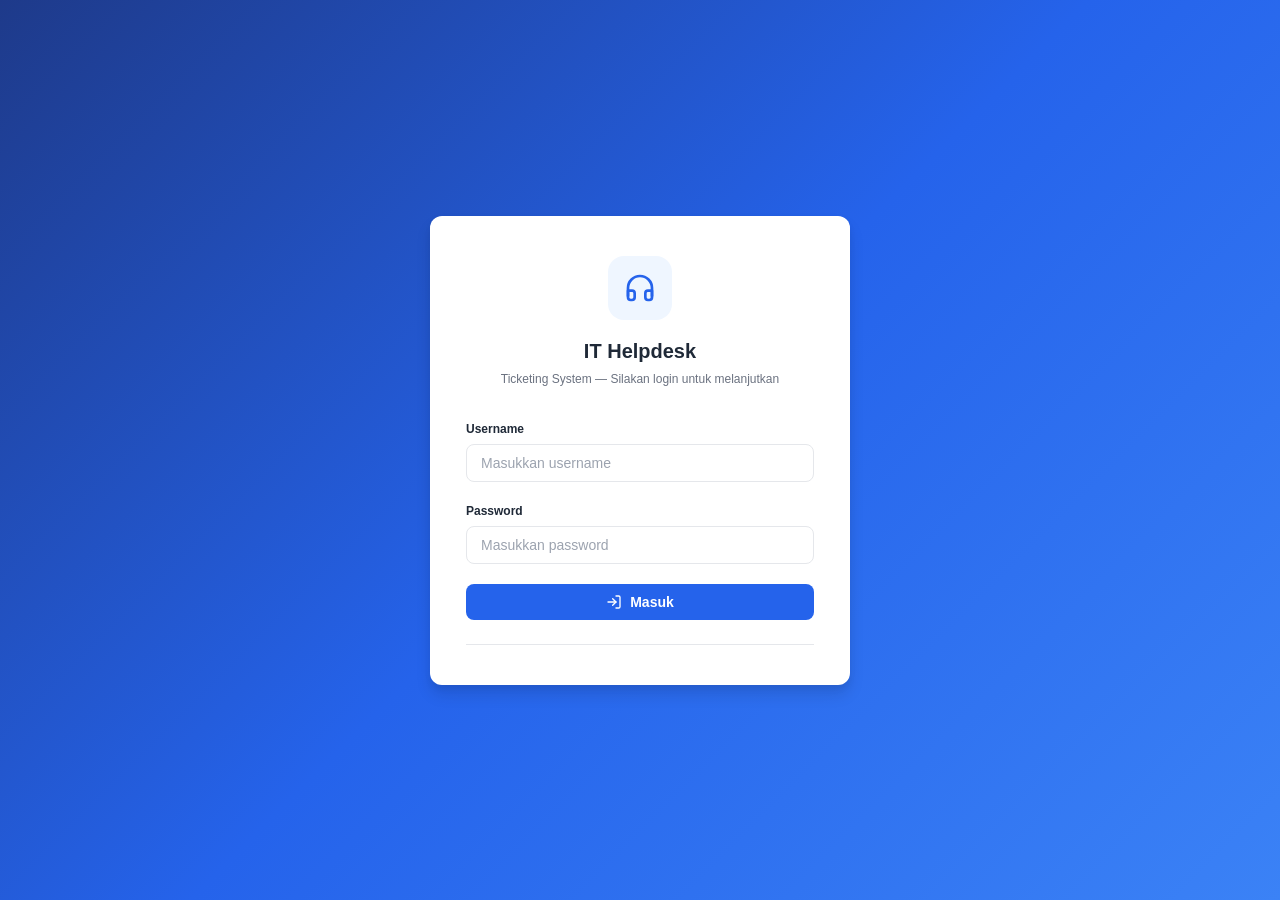
<file: index.html>
<!DOCTYPE html>
<html lang="id">
<head>
  <meta charset="UTF-8" />
  <meta name="viewport" content="width=device-width, initial-scale=1.0" />
  <title>Login — IT Helpdesk & Ticketing System</title>
  <link rel="stylesheet" href="css/style.css" />
</head>
<body class="login-page">

  <!-- ============================================================
       CARD LOGIN
       ============================================================ -->
  <div class="login-card">

    <!-- Header: logo dan judul -->
    <div class="login-header">
      <div class="login-logo">
        <!-- Ikon headset / support (SVG inline) -->
        <svg viewBox="0 0 24 24" aria-hidden="true">
          <path d="M3 18v-6a9 9 0 0 1 18 0v6" />
          <path d="M21 19a2 2 0 0 1-2 2h-1a2 2 0 0 1-2-2v-3
                   a2 2 0 0 1 2-2h3zM3 19a2 2 0 0 0 2 2h1
                   a2 2 0 0 0 2-2v-3a2 2 0 0 0-2-2H3z" />
        </svg>
      </div>
      <h1 class="login-title">IT Helpdesk</h1>
      <p class="login-subtitle">Ticketing System &mdash; Silakan login untuk melanjutkan</p>
    </div>

    <!-- Pesan error (tersembunyi secara default) -->
    <div id="error-message" class="error-message" role="alert">
      <!-- Ikon peringatan -->
      <svg width="16" height="16" viewBox="0 0 24 24" fill="none"
           stroke="currentColor" stroke-width="2"
           stroke-linecap="round" stroke-linejoin="round"
           aria-hidden="true">
        <circle cx="12" cy="12" r="10" />
        <line x1="12" y1="8" x2="12" y2="12" />
        <line x1="12" y1="16" x2="12.01" y2="16" />
      </svg>
      <span id="error-text"></span>
    </div>

    <!-- Form Login -->
    <form id="login-form" novalidate>

      <!-- Username -->
      <div class="form-group">
        <label class="form-label" for="input-username">Username</label>
        <input
          id="input-username"
          class="form-input"
          type="text"
          placeholder="Masukkan username"
          autocomplete="username"
          required
        />
      </div>

      <!-- Password -->
      <div class="form-group">
        <label class="form-label" for="input-password">Password</label>
        <input
          id="input-password"
          class="form-input"
          type="password"
          placeholder="Masukkan password"
          autocomplete="current-password"
          required
        />
      </div>

      <!-- Tombol Login -->
      <button type="submit" class="btn btn-primary">
        <!-- Ikon login -->
        <svg width="16" height="16" viewBox="0 0 24 24" fill="none"
             stroke="currentColor" stroke-width="2"
             stroke-linecap="round" stroke-linejoin="round"
             aria-hidden="true">
          <path d="M15 3h4a2 2 0 0 1 2 2v14a2 2 0 0 1-2 2h-4" />
          <polyline points="10 17 15 12 10 7" />
          <line x1="15" y1="12" x2="3" y2="12" />
        </svg>
        Masuk
      </button>

    </form>

    <!-- Divider -->
    <hr class="login-divider" />
    
  </div><!-- /.login-card -->

  <!-- ============================================================
       SCRIPT
       utils.js dimuat lebih dulu karena auth.js bergantung padanya
       ============================================================ -->
  <script src="js/utils.js"></script>
  <script src="js/auth.js"></script>

</body>
</html>
</file>
<file: css/style.css>
/* ============================================================
   style.css
   Stylesheet global — digunakan oleh seluruh halaman
   ============================================================ */

/* ------------------------------------------------------------
   RESET & BASE
   ------------------------------------------------------------ */
*, *::before, *::after {
  box-sizing: border-box;
  margin: 0;
  padding: 0;
}

:root {
  /* Palet warna utama */
  --color-primary:       #2563eb;   /* Biru utama */
  --color-primary-dark:  #1d4ed8;   /* Biru gelap (hover) */
  --color-primary-light: #eff6ff;   /* Biru sangat muda (background aksen) */

  /* Warna status tiket */
  --color-open:          #f59e0b;   /* Kuning — Open */
  --color-inprogress:    #3b82f6;   /* Biru — In Progress */
  --color-resolved:      #10b981;   /* Hijau — Resolved */
  --color-closed:        #6b7280;   /* Abu — Closed */

  /* Warna prioritas */
  --color-high:          #ef4444;   /* Merah — High */
  --color-medium:        #f59e0b;   /* Kuning — Medium */
  --color-low:           #10b981;   /* Hijau — Low */

  /* Warna teks */
  --color-text:          #1f2937;
  --color-text-muted:    #6b7280;
  --color-text-light:    #9ca3af;

  /* Warna latar */
  --color-bg:            #f3f4f6;
  --color-surface:       #ffffff;
  --color-border:        #e5e7eb;

  /* Warna error */
  --color-error:         #ef4444;
  --color-error-bg:      #fef2f2;
  --color-error-border:  #fecaca;

  /* Warna sukses */
  --color-success:       #10b981;
  --color-success-bg:    #ecfdf5;

  /* Tipografi */
  --font-family:         'Segoe UI', Tahoma, Geneva, Verdana, sans-serif;
  --font-size-base:      14px;
  --font-size-sm:        12px;
  --font-size-lg:        16px;
  --font-size-xl:        20px;
  --font-size-2xl:       24px;

  /* Ukuran & jarak */
  --border-radius:       8px;
  --border-radius-sm:    4px;
  --border-radius-lg:    12px;
  --shadow:              0 1px 3px rgba(0, 0, 0, 0.1), 0 1px 2px rgba(0, 0, 0, 0.06);
  --shadow-md:           0 4px 6px rgba(0, 0, 0, 0.07), 0 2px 4px rgba(0, 0, 0, 0.06);
  --shadow-lg:           0 10px 15px rgba(0, 0, 0, 0.1), 0 4px 6px rgba(0, 0, 0, 0.05);
}

html, body {
  height: 100%;
}

body {
  font-family: var(--font-family);
  font-size: var(--font-size-base);
  color: var(--color-text);
  background-color: var(--color-bg);
  line-height: 1.5;
  -webkit-font-smoothing: antialiased;
}

/* ------------------------------------------------------------
   HALAMAN LOGIN
   ------------------------------------------------------------ */
.login-page {
  min-height: 100vh;
  display: flex;
  align-items: center;
  justify-content: center;
  background: linear-gradient(135deg, #1e3a8a 0%, #2563eb 50%, #3b82f6 100%);
  padding: 24px;
}

/* Card utama login */
.login-card {
  background-color: var(--color-surface);
  border-radius: var(--border-radius-lg);
  box-shadow: var(--shadow-lg);
  width: 100%;
  max-width: 420px;
  padding: 40px 36px;
}

/* Header dalam card login */
.login-header {
  text-align: center;
  margin-bottom: 32px;
}

.login-logo {
  display: inline-flex;
  align-items: center;
  justify-content: center;
  width: 64px;
  height: 64px;
  background-color: var(--color-primary-light);
  border-radius: 16px;
  margin-bottom: 16px;
}

.login-logo svg {
  width: 32px;
  height: 32px;
  color: var(--color-primary);
  fill: none;
  stroke: var(--color-primary);
  stroke-width: 2;
  stroke-linecap: round;
  stroke-linejoin: round;
}

.login-title {
  font-size: var(--font-size-xl);
  font-weight: 700;
  color: var(--color-text);
  margin-bottom: 4px;
}

.login-subtitle {
  font-size: var(--font-size-sm);
  color: var(--color-text-muted);
}

/* Form group (label + input) */
.form-group {
  margin-bottom: 20px;
}

.form-label {
  display: block;
  font-size: var(--font-size-sm);
  font-weight: 600;
  color: var(--color-text);
  margin-bottom: 6px;
}

.form-input {
  width: 100%;
  padding: 10px 14px;
  font-size: var(--font-size-base);
  font-family: var(--font-family);
  color: var(--color-text);
  background-color: var(--color-surface);
  border: 1.5px solid var(--color-border);
  border-radius: var(--border-radius);
  outline: none;
  transition: border-color 0.2s, box-shadow 0.2s;
}

.form-input:focus {
  border-color: var(--color-primary);
  box-shadow: 0 0 0 3px rgba(37, 99, 235, 0.12);
}

.form-input::placeholder {
  color: var(--color-text-light);
}

/* Pesan error */
.error-message {
  display: none;
  align-items: center;
  gap: 8px;
  background-color: var(--color-error-bg);
  border: 1px solid var(--color-error-border);
  color: var(--color-error);
  border-radius: var(--border-radius);
  padding: 10px 14px;
  font-size: var(--font-size-sm);
  margin-bottom: 20px;
}

.error-message.visible {
  display: flex;
}

/* Tombol Login */
.btn {
  display: inline-flex;
  align-items: center;
  justify-content: center;
  gap: 8px;
  padding: 10px 20px;
  font-size: var(--font-size-base);
  font-family: var(--font-family);
  font-weight: 600;
  border: none;
  border-radius: var(--border-radius);
  cursor: pointer;
  text-decoration: none;
  transition: background-color 0.2s, transform 0.1s, box-shadow 0.2s;
}

.btn:active {
  transform: scale(0.98);
}

.btn-primary {
  background-color: var(--color-primary);
  color: #ffffff;
  width: 100%;
}

.btn-primary:hover {
  background-color: var(--color-primary-dark);
  box-shadow: var(--shadow-md);
}

/* Info akun demo di bawah card */
.login-demo-info {
  margin-top: 24px;
  padding: 16px;
  background-color: var(--color-primary-light);
  border-radius: var(--border-radius);
  border: 1px solid #bfdbfe;
}

.login-demo-info p {
  font-size: var(--font-size-sm);
  font-weight: 600;
  color: var(--color-primary);
  margin-bottom: 8px;
}

.login-demo-info ul {
  list-style: none;
  padding: 0;
}

.login-demo-info ul li {
  font-size: var(--font-size-sm);
  color: var(--color-text-muted);
  padding: 2px 0;
}

.login-demo-info ul li span {
  font-weight: 600;
  color: var(--color-text);
  font-family: 'Courier New', Courier, monospace;
}

/* Divider di antara form dan info demo */
.login-divider {
  border: none;
  border-top: 1px solid var(--color-border);
  margin: 24px 0 0;
}

/* ------------------------------------------------------------
   UTILITY CLASSES
   Kelas-kelas ini dapat digunakan di seluruh halaman lain
   ------------------------------------------------------------ */

/* Teks */
.text-muted   { color: var(--color-text-muted); }
.text-small   { font-size: var(--font-size-sm); }
.text-center  { text-align: center; }
.font-bold    { font-weight: 700; }
.font-semibold { font-weight: 600; }

/* Spacing */
.mt-8  { margin-top: 8px; }
.mt-16 { margin-top: 16px; }
.mt-24 { margin-top: 24px; }
.mb-8  { margin-bottom: 8px; }
.mb-16 { margin-bottom: 16px; }

/* Badge status tiket */
.badge {
  display: inline-block;
  padding: 2px 10px;
  border-radius: 999px;
  font-size: var(--font-size-sm);
  font-weight: 600;
}

.badge-open        { background-color: #fef3c7; color: #92400e; }
.badge-inprogress  { background-color: #dbeafe; color: #1e40af; }
.badge-resolved    { background-color: #d1fae5; color: #065f46; }
.badge-closed      { background-color: #f3f4f6; color: #374151; }

/* Badge prioritas */
.badge-high   { background-color: #fee2e2; color: #991b1b; }
.badge-medium { background-color: #fef3c7; color: #92400e; }
.badge-low    { background-color: #d1fae5; color: #065f46; }
</file>
<file: css/dashboard.css>
/* ============================================================
   dashboard.css
   Styling untuk semua halaman dashboard (User & Admin)
   Menggunakan CSS variables yang sudah didefinisikan di style.css
   ============================================================ */

/* ------------------------------------------------------------
   LAYOUT UTAMA
   Terdiri dari: sidebar (kiri) + main content (kanan)
   ------------------------------------------------------------ */
.dashboard-layout {
  display: flex;
  min-height: 100vh;
}

/* ------------------------------------------------------------
   SIDEBAR
   ------------------------------------------------------------ */
.sidebar {
  width: 240px;
  min-width: 240px;           /* Lebar tetap, tidak menyusut */
  background-color: #1e293b;  /* Biru gelap/navy */
  color: #f1f5f9;
  display: flex;
  flex-direction: column;
  position: fixed;            /* Sidebar tetap di kiri saat scroll */
  top: 0;
  left: 0;
  height: 100vh;
  z-index: 100;
}

/* Logo & nama aplikasi di atas sidebar */
.sidebar-brand {
  display: flex;
  align-items: center;
  gap: 12px;
  padding: 20px 20px 16px;
  border-bottom: 1px solid #334155;
}

.sidebar-brand-icon {
  display: flex;
  align-items: center;
  justify-content: center;
  width: 36px;
  height: 36px;
  background-color: var(--color-primary);
  border-radius: 8px;
  flex-shrink: 0;
}

.sidebar-brand-icon svg {
  width: 20px;
  height: 20px;
  stroke: #ffffff;
  fill: none;
  stroke-width: 2;
  stroke-linecap: round;
  stroke-linejoin: round;
}

.sidebar-brand-text {
  display: flex;
  flex-direction: column;
}

.sidebar-brand-name {
  font-size: 14px;
  font-weight: 700;
  color: #f8fafc;
  line-height: 1.2;
}

.sidebar-brand-sub {
  font-size: 11px;
  color: #94a3b8;
  line-height: 1.2;
}

/* Info user yang login */
.sidebar-user {
  padding: 16px 20px;
  border-bottom: 1px solid #334155;
}

.sidebar-user-name {
  font-size: 13px;
  font-weight: 600;
  color: #f1f5f9;
  white-space: nowrap;
  overflow: hidden;
  text-overflow: ellipsis;
}

.sidebar-user-role {
  display: inline-block;
  margin-top: 4px;
  font-size: 11px;
  font-weight: 600;
  padding: 2px 8px;
  border-radius: 999px;
  background-color: #0ea5e9;
  color: #ffffff;
  text-transform: uppercase;
  letter-spacing: 0.05em;
}

.sidebar-user-role.role-admin {
  background-color: #8b5cf6; /* Ungu untuk Admin */
}

/* Daftar menu navigasi */
.sidebar-nav {
  flex: 1;
  padding: 12px 0;
  overflow-y: auto;
}

.nav-label {
  padding: 8px 20px 4px;
  font-size: 10px;
  font-weight: 700;
  color: #64748b;
  text-transform: uppercase;
  letter-spacing: 0.08em;
}

.nav-item {
  display: flex;
  align-items: center;
  gap: 10px;
  padding: 9px 20px;
  font-size: 13px;
  font-weight: 500;
  color: #94a3b8;
  text-decoration: none;
  border-radius: 0;
  transition: background-color 0.15s, color 0.15s;
  cursor: pointer;
  border: none;
  background: none;
  width: 100%;
  text-align: left;
}

.nav-item:hover {
  background-color: #334155;
  color: #f1f5f9;
}

/* Kelas aktif: halaman yang sedang dibuka */
.nav-item.active {
  background-color: #2563eb;
  color: #ffffff;
}

.nav-item svg {
  width: 17px;
  height: 17px;
  flex-shrink: 0;
  stroke: currentColor;
  fill: none;
  stroke-width: 2;
  stroke-linecap: round;
  stroke-linejoin: round;
}

/* Tombol logout di bagian bawah sidebar */
.sidebar-footer {
  padding: 12px 0;
  border-top: 1px solid #334155;
}

.btn-logout {
  display: flex;
  align-items: center;
  gap: 10px;
  width: 100%;
  padding: 9px 20px;
  font-size: 13px;
  font-weight: 500;
  font-family: var(--font-family);
  color: #f87171;           /* Merah muda untuk logout */
  background: none;
  border: none;
  cursor: pointer;
  text-align: left;
  transition: background-color 0.15s, color 0.15s;
}

.btn-logout:hover {
  background-color: #334155;
  color: #fca5a5;
}

.btn-logout svg {
  width: 17px;
  height: 17px;
  flex-shrink: 0;
  stroke: currentColor;
  fill: none;
  stroke-width: 2;
  stroke-linecap: round;
  stroke-linejoin: round;
}

/* ------------------------------------------------------------
   MAIN CONTENT
   Area utama di sebelah kanan sidebar
   ------------------------------------------------------------ */
.main-content {
  flex: 1;
  margin-left: 240px;         /* Sama dengan lebar sidebar */
  display: flex;
  flex-direction: column;
  min-height: 100vh;
  background-color: var(--color-bg);
}

/* Topbar: judul halaman di bagian atas konten */
.topbar {
  background-color: var(--color-surface);
  border-bottom: 1px solid var(--color-border);
  padding: 16px 28px;
  display: flex;
  align-items: center;
  justify-content: space-between;
  position: sticky;
  top: 0;
  z-index: 50;
  box-shadow: var(--shadow);
}

.topbar-title {
  font-size: var(--font-size-lg);
  font-weight: 700;
  color: var(--color-text);
}

.topbar-subtitle {
  font-size: var(--font-size-sm);
  color: var(--color-text-muted);
  margin-top: 1px;
}

/* Konten halaman (padding dalam main area) */
.page-content {
  padding: 28px;
  flex: 1;
}

/* ------------------------------------------------------------
   SECTION HEADER
   Judul dan deskripsi di dalam setiap section
   ------------------------------------------------------------ */
.section-header {
  margin-bottom: 20px;
}

.section-title {
  font-size: var(--font-size-lg);
  font-weight: 700;
  color: var(--color-text);
  margin-bottom: 4px;
}

.section-desc {
  font-size: var(--font-size-sm);
  color: var(--color-text-muted);
}

/* ------------------------------------------------------------
   STAT CARDS
   Card ringkasan angka statistik tiket
   ------------------------------------------------------------ */
.stat-cards {
  display: grid;
  grid-template-columns: repeat(auto-fit, minmax(180px, 1fr));
  gap: 16px;
  margin-bottom: 32px;
}

.stat-card {
  background-color: var(--color-surface);
  border-radius: var(--border-radius-lg);
  padding: 20px 24px;
  box-shadow: var(--shadow);
  display: flex;
  align-items: center;
  gap: 16px;
  border-left: 4px solid transparent;
  transition: box-shadow 0.2s, transform 0.2s;
}

.stat-card:hover {
  box-shadow: var(--shadow-md);
  transform: translateY(-2px);
}

/* Warna border kiri sesuai jenis statistik */
.stat-card.total      { border-left-color: var(--color-primary); }
.stat-card.open       { border-left-color: var(--color-open); }
.stat-card.inprogress { border-left-color: var(--color-inprogress); }
.stat-card.resolved   { border-left-color: var(--color-resolved); }
.stat-card.closed     { border-left-color: var(--color-closed); }

/* Ikon dalam stat card */
.stat-icon {
  display: flex;
  align-items: center;
  justify-content: center;
  width: 44px;
  height: 44px;
  border-radius: 10px;
  flex-shrink: 0;
}

.stat-icon svg {
  width: 22px;
  height: 22px;
  stroke: currentColor;
  fill: none;
  stroke-width: 2;
  stroke-linecap: round;
  stroke-linejoin: round;
}

.stat-card.total      .stat-icon { background-color: #eff6ff; color: var(--color-primary); }
.stat-card.open       .stat-icon { background-color: #fef3c7; color: #d97706; }
.stat-card.inprogress .stat-icon { background-color: #dbeafe; color: #2563eb; }
.stat-card.resolved   .stat-icon { background-color: #d1fae5; color: #059669; }
.stat-card.closed     .stat-icon { background-color: #f3f4f6; color: #6b7280; }

.stat-info {
  display: flex;
  flex-direction: column;
}

.stat-number {
  font-size: 28px;
  font-weight: 700;
  color: var(--color-text);
  line-height: 1;
}

.stat-label {
  font-size: var(--font-size-sm);
  color: var(--color-text-muted);
  margin-top: 4px;
}

/* ------------------------------------------------------------
   EMPTY STATE
   Tampilan saat data kosong
   ------------------------------------------------------------ */
.empty-state {
  display: flex;
  flex-direction: column;
  align-items: center;
  justify-content: center;
  padding: 60px 24px;
  text-align: center;
  background-color: var(--color-surface);
  border-radius: var(--border-radius-lg);
  box-shadow: var(--shadow);
}

.empty-state svg {
  width: 56px;
  height: 56px;
  stroke: #d1d5db;
  fill: none;
  stroke-width: 1.5;
  stroke-linecap: round;
  stroke-linejoin: round;
  margin-bottom: 16px;
}

.empty-state-title {
  font-size: var(--font-size-lg);
  font-weight: 600;
  color: var(--color-text);
  margin-bottom: 6px;
}

.empty-state-desc {
  font-size: var(--font-size-sm);
  color: var(--color-text-muted);
  max-width: 320px;
  line-height: 1.6;
}

/* Tombol CTA di bawah empty state */
.empty-state .btn {
  margin-top: 20px;
  width: auto;
  padding: 10px 24px;
}

/* ------------------------------------------------------------
   WELCOME BANNER
   Sambutan di bagian atas dashboard
   ------------------------------------------------------------ */
.welcome-banner {
  background: linear-gradient(135deg, #1e40af 0%, #2563eb 100%);
  border-radius: var(--border-radius-lg);
  padding: 24px 28px;
  margin-bottom: 28px;
  color: #ffffff;
  display: flex;
  align-items: center;
  justify-content: space-between;
  gap: 16px;
}

.welcome-text h2 {
  font-size: var(--font-size-xl);
  font-weight: 700;
  margin-bottom: 4px;
}

.welcome-text p {
  font-size: var(--font-size-sm);
  color: #bfdbfe;
}

.welcome-banner .btn-cta {
  display: inline-flex;
  align-items: center;
  gap: 8px;
  padding: 10px 20px;
  background-color: #ffffff;
  color: var(--color-primary);
  border: none;
  border-radius: var(--border-radius);
  font-size: var(--font-size-sm);
  font-weight: 700;
  font-family: var(--font-family);
  cursor: pointer;
  text-decoration: none;
  white-space: nowrap;
  transition: background-color 0.2s, transform 0.1s;
}

.welcome-banner .btn-cta:hover {
  background-color: #eff6ff;
}

.welcome-banner .btn-cta svg {
  width: 15px;
  height: 15px;
  stroke: currentColor;
  fill: none;
  stroke-width: 2.5;
  stroke-linecap: round;
  stroke-linejoin: round;
}

/* ------------------------------------------------------------
   QUICK INFO CARD
   Card informasi tambahan di bawah stat cards
   ------------------------------------------------------------ */
.info-card {
  background-color: var(--color-surface);
  border-radius: var(--border-radius-lg);
  padding: 20px 24px;
  box-shadow: var(--shadow);
  margin-bottom: 20px;
}

.info-card-header {
  display: flex;
  align-items: center;
  gap: 10px;
  margin-bottom: 16px;
  padding-bottom: 12px;
  border-bottom: 1px solid var(--color-border);
}

.info-card-header svg {
  width: 18px;
  height: 18px;
  stroke: var(--color-primary);
  fill: none;
  stroke-width: 2;
  stroke-linecap: round;
  stroke-linejoin: round;
}

.info-card-title {
  font-size: var(--font-size-base);
  font-weight: 700;
  color: var(--color-text);
}

/* Daftar item di dalam info card */
.info-list {
  list-style: none;
  padding: 0;
  display: flex;
  flex-direction: column;
  gap: 10px;
}

.info-list li {
  display: flex;
  align-items: flex-start;
  gap: 10px;
  font-size: var(--font-size-sm);
  color: var(--color-text-muted);
  line-height: 1.5;
}

.info-list li::before {
  content: '';
  display: block;
  width: 6px;
  height: 6px;
  border-radius: 50%;
  background-color: var(--color-primary);
  margin-top: 5px;
  flex-shrink: 0;
}

/* ------------------------------------------------------------
   BUTTON VARIANTS (tambahan untuk dashboard)
   ------------------------------------------------------------ */
.btn {
  display: inline-flex;
  align-items: center;
  justify-content: center;
  gap: 8px;
  padding: 9px 18px;
  font-size: var(--font-size-sm);
  font-family: var(--font-family);
  font-weight: 600;
  border: none;
  border-radius: var(--border-radius);
  cursor: pointer;
  text-decoration: none;
  transition: background-color 0.2s, transform 0.1s, box-shadow 0.2s;
}

.btn:active { transform: scale(0.98); }

.btn-primary {
  background-color: var(--color-primary);
  color: #ffffff;
}

.btn-primary:hover {
  background-color: var(--color-primary-dark);
  box-shadow: var(--shadow-md);
}

.btn-secondary {
  background-color: var(--color-bg);
  color: var(--color-text);
  border: 1px solid var(--color-border);
}

.btn-secondary:hover {
  background-color: var(--color-border);
}

.btn svg {
  width: 15px;
  height: 15px;
  stroke: currentColor;
  fill: none;
  stroke-width: 2;
  stroke-linecap: round;
  stroke-linejoin: round;
}
</file>
<file: css/admin.css>
/* ============================================================
   admin.css
   Styling tambahan khusus untuk halaman Admin
   Dimuat setelah style.css dan dashboard.css
   ============================================================ */

/* ------------------------------------------------------------
   STAT CARDS — 5 KOLOM (Admin punya 5 kartu: +Closed)
   Override grid dari dashboard.css agar pas di layar lebar
   ------------------------------------------------------------ */
.stat-cards-5 {
  display: grid;
  grid-template-columns: repeat(5, 1fr);
  gap: 16px;
  margin-bottom: 28px;
}

/* Fallback ke 3 kolom di layar medium */
@media (max-width: 1200px) {
  .stat-cards-5 { grid-template-columns: repeat(3, 1fr); }
}

/* Fallback ke 2 kolom di layar kecil */
@media (max-width: 768px) {
  .stat-cards-5 { grid-template-columns: repeat(2, 1fr); }
}

/* ── Stat card angka — ukuran lebih kompak untuk 5 kolom ── */
.stat-cards-5 .stat-card {
  padding: 16px 18px;
}

.stat-cards-5 .stat-number {
  font-size: 24px;
}

/* ------------------------------------------------------------
   LAYOUT DUA KOLOM: tabel terbaru (kiri) + grafik (kanan)
   ------------------------------------------------------------ */
.dashboard-grid {
  display: grid;
  grid-template-columns: 1fr 380px;
  gap: 24px;
  align-items: start;
}

@media (max-width: 1100px) {
  .dashboard-grid {
    grid-template-columns: 1fr;
  }
}

/* ------------------------------------------------------------
   CARD UMUM (dipakai untuk tabel + grafik)
   ------------------------------------------------------------ */
.admin-card {
  background-color: var(--color-surface);
  border-radius: var(--border-radius-lg);
  box-shadow: var(--shadow);
  overflow: hidden;
}

.admin-card-header {
  display: flex;
  align-items: center;
  justify-content: space-between;
  padding: 16px 20px;
  border-bottom: 1px solid var(--color-border);
}

.admin-card-header-left {
  display: flex;
  align-items: center;
  gap: 10px;
}

.admin-card-header svg {
  width: 17px;
  height: 17px;
  stroke: var(--color-primary);
  fill: none;
  stroke-width: 2;
  stroke-linecap: round;
  stroke-linejoin: round;
  flex-shrink: 0;
}

.admin-card-title {
  font-size: var(--font-size-base);
  font-weight: 700;
  color: var(--color-text);
}

/* Link "Lihat Semua" di pojok kanan header */
.admin-card-link {
  font-size: var(--font-size-sm);
  color: var(--color-primary);
  text-decoration: none;
  font-weight: 600;
  transition: color 0.15s;
}

.admin-card-link:hover {
  color: var(--color-primary-dark);
  text-decoration: underline;
}

/* ------------------------------------------------------------
   TABEL TIKET TERBARU
   ------------------------------------------------------------ */
.recent-table-wrapper {
  overflow-x: auto;             /* Scroll horizontal jika layar sempit */
}

.recent-table {
  width: 100%;
  border-collapse: collapse;
  font-size: var(--font-size-sm);
}

.recent-table thead tr {
  background-color: #f8fafc;
  border-bottom: 2px solid var(--color-border);
}

.recent-table th {
  padding: 11px 16px;
  text-align: left;
  font-size: 11px;
  font-weight: 700;
  color: var(--color-text-muted);
  text-transform: uppercase;
  letter-spacing: 0.06em;
  white-space: nowrap;
}

.recent-table tbody tr {
  border-bottom: 1px solid var(--color-border);
  transition: background-color 0.15s;
}

.recent-table tbody tr:last-child {
  border-bottom: none;
}

.recent-table tbody tr:hover {
  background-color: #f8fafc;
}

.recent-table td {
  padding: 12px 16px;
  vertical-align: middle;
}

/* Lebar kolom tabel */
.rcol-id       { width: 90px; }
.rcol-title    { min-width: 160px; }
.rcol-user     { width: 120px; }
.rcol-category { width: 90px; }
.rcol-priority { width: 80px; }
.rcol-status   { width: 105px; }
.rcol-date     { width: 130px; white-space: nowrap; }
.rcol-action   { width: 110px; text-align: right; }

/* ID tiket monospace */
.recent-ticket-id {
  font-family: 'Courier New', Courier, monospace;
  font-size: 12px;
  font-weight: 700;
  color: var(--color-primary);
  background-color: var(--color-primary-light);
  padding: 2px 7px;
  border-radius: var(--border-radius-sm);
}

/* Judul tiket: potong jika terlalu panjang */
.recent-ticket-title {
  font-weight: 600;
  color: var(--color-text);
  max-width: 200px;
  white-space: nowrap;
  overflow: hidden;
  text-overflow: ellipsis;
  display: block;
}

.recent-ticket-user {
  color: var(--color-text-muted);
  font-size: var(--font-size-sm);
}

/* Tombol Lihat Detail di tabel */
.btn-view {
  display: inline-flex;
  align-items: center;
  gap: 5px;
  padding: 5px 10px;
  font-size: 11px;
  font-weight: 600;
  font-family: var(--font-family);
  color: var(--color-primary);
  background-color: var(--color-primary-light);
  border: 1px solid #bfdbfe;
  border-radius: var(--border-radius-sm);
  text-decoration: none;
  white-space: nowrap;
  transition: background-color 0.15s, color 0.15s;
}

.btn-view:hover {
  background-color: #dbeafe;
  color: var(--color-primary-dark);
}

.btn-view svg {
  width: 12px;
  height: 12px;
  stroke: currentColor;
  fill: none;
  stroke-width: 2;
  stroke-linecap: round;
  stroke-linejoin: round;
}

/* ------------------------------------------------------------
   EMPTY STATE TABEL TERBARU
   ------------------------------------------------------------ */
.recent-empty {
  display: flex;
  flex-direction: column;
  align-items: center;
  padding: 40px 24px;
  text-align: center;
}

.recent-empty svg {
  width: 44px;
  height: 44px;
  stroke: #d1d5db;
  fill: none;
  stroke-width: 1.5;
  stroke-linecap: round;
  stroke-linejoin: round;
  margin-bottom: 12px;
}

.recent-empty p {
  font-size: var(--font-size-sm);
  color: var(--color-text-muted);
}

/* ------------------------------------------------------------
   PANEL GRAFIK KATEGORI (Chart.js)
   ------------------------------------------------------------ */
.chart-body {
  padding: 20px;
}

/* Container canvas Chart.js */
.chart-container {
  position: relative;
  height: 240px;
  width: 100%;
}

/* ------------------------------------------------------------
   RINGKASAN KATEGORI
   Daftar baris teks: nama kategori + jumlah + bar
   ------------------------------------------------------------ */
.category-summary {
  padding: 0 20px 20px;
}

.category-row {
  display: flex;
  align-items: center;
  gap: 10px;
  margin-bottom: 10px;
}

.category-row:last-child {
  margin-bottom: 0;
}

.category-name {
  font-size: var(--font-size-sm);
  color: var(--color-text);
  width: 72px;
  flex-shrink: 0;
  font-weight: 500;
}

/* Progress bar latar */
.category-bar-bg {
  flex: 1;
  height: 8px;
  background-color: var(--color-border);
  border-radius: 999px;
  overflow: hidden;
}

/* Isi progress bar — lebar di-set via inline style oleh JS */
.category-bar-fill {
  height: 100%;
  border-radius: 999px;
  background-color: var(--color-primary);
  transition: width 0.4s ease;
}

.category-count {
  font-size: var(--font-size-sm);
  font-weight: 700;
  color: var(--color-text);
  width: 24px;
  text-align: right;
  flex-shrink: 0;
}

/* ------------------------------------------------------------
   WELCOME BANNER ADMIN
   Warna berbeda dari user (ungu/indigo) agar mudah dibedakan
   ------------------------------------------------------------ */
.admin-welcome {
  background: linear-gradient(135deg, #4f46e5 0%, #7c3aed 100%);
  border-radius: var(--border-radius-lg);
  padding: 20px 24px;
  margin-bottom: 24px;
  color: #ffffff;
  display: flex;
  align-items: center;
  justify-content: space-between;
  gap: 16px;
}

.admin-welcome-text h2 {
  font-size: var(--font-size-lg);
  font-weight: 700;
  margin-bottom: 2px;
}

.admin-welcome-text p {
  font-size: var(--font-size-sm);
  color: #c4b5fd;
}

.admin-welcome-meta {
  display: flex;
  gap: 16px;
}

.admin-welcome-meta-item {
  text-align: center;
}

.admin-welcome-meta-item .meta-number {
  font-size: 22px;
  font-weight: 700;
  line-height: 1;
}

.admin-welcome-meta-item .meta-label {
  font-size: 11px;
  color: #c4b5fd;
  margin-top: 2px;
}
</file>
<file: css/manage-tickets.css>
/* ============================================================
   manage-tickets.css
   Styling khusus halaman Manage Tickets (Admin)
   Dimuat setelah style.css, dashboard.css, dan admin.css
   ============================================================ */

/* ------------------------------------------------------------
   TOOLBAR FILTER
   Baris berisi tiga dropdown filter + tombol reset
   ------------------------------------------------------------ */
.manage-toolbar {
  display: flex;
  align-items: center;
  gap: 12px;
  flex-wrap: wrap;
  margin-bottom: 16px;
}

.manage-toolbar-group {
  display: flex;
  align-items: center;
  gap: 8px;
}

/* Label di depan setiap filter dropdown */
.filter-label {
  font-size: var(--font-size-sm);
  font-weight: 600;
  color: var(--color-text-muted);
  white-space: nowrap;
}

/* Dropdown filter — sama dengan my-tickets.html */
.filter-select {
  padding: 8px 32px 8px 12px;
  font-size: var(--font-size-sm);
  font-family: var(--font-family);
  color: var(--color-text);
  background-color: var(--color-surface);
  border: 1.5px solid var(--color-border);
  border-radius: var(--border-radius);
  outline: none;
  appearance: none;
  background-image: url("data:image/svg+xml,%3Csvg xmlns='http://www.w3.org/2000/svg' width='12' height='12' viewBox='0 0 24 24' fill='none' stroke='%236b7280' stroke-width='2.5' stroke-linecap='round' stroke-linejoin='round'%3E%3Cpolyline points='6 9 12 15 18 9'%3E%3C/polyline%3E%3C/svg%3E");
  background-repeat: no-repeat;
  background-position: right 10px center;
  cursor: pointer;
  min-width: 140px;
  transition: border-color 0.2s, box-shadow 0.2s;
}

.filter-select:focus {
  border-color: var(--color-primary);
  box-shadow: 0 0 0 3px rgba(37, 99, 235, 0.12);
}

/* Pemisah vertikal antar grup filter */
.toolbar-divider {
  width: 1px;
  height: 24px;
  background-color: var(--color-border);
  flex-shrink: 0;
}

/* Teks ringkasan hasil filter */
.ticket-count-text {
  font-size: var(--font-size-sm);
  color: var(--color-text-muted);
  margin-left: auto;          /* Dorong ke kanan */
}

.ticket-count-text strong {
  color: var(--color-text);
  font-weight: 700;
}

/* Tombol reset filter */
.btn-reset {
  display: inline-flex;
  align-items: center;
  gap: 6px;
  padding: 7px 14px;
  font-size: var(--font-size-sm);
  font-weight: 600;
  font-family: var(--font-family);
  color: var(--color-text-muted);
  background-color: var(--color-surface);
  border: 1.5px solid var(--color-border);
  border-radius: var(--border-radius);
  cursor: pointer;
  transition: background-color 0.15s, color 0.15s, border-color 0.15s;
}

.btn-reset:hover {
  background-color: var(--color-bg);
  color: var(--color-text);
  border-color: #94a3b8;
}

.btn-reset svg {
  width: 13px;
  height: 13px;
  stroke: currentColor;
  fill: none;
  stroke-width: 2.5;
  stroke-linecap: round;
  stroke-linejoin: round;
}

/* ------------------------------------------------------------
   TABEL MANAGE TICKETS
   Lebih lebar dari tabel terbaru — ada kolom update status
   ------------------------------------------------------------ */
.manage-table-wrapper {
  background-color: var(--color-surface);
  border-radius: var(--border-radius-lg);
  box-shadow: var(--shadow);
  overflow: hidden;
}

.manage-table {
  width: 100%;
  border-collapse: collapse;
  font-size: var(--font-size-sm);
}

.manage-table thead tr {
  background-color: #f8fafc;
  border-bottom: 2px solid var(--color-border);
}

.manage-table th {
  padding: 11px 14px;
  text-align: left;
  font-size: 11px;
  font-weight: 700;
  color: var(--color-text-muted);
  text-transform: uppercase;
  letter-spacing: 0.06em;
  white-space: nowrap;
}

.manage-table tbody tr {
  border-bottom: 1px solid var(--color-border);
  transition: background-color 0.15s;
}

.manage-table tbody tr:last-child {
  border-bottom: none;
}

.manage-table tbody tr:hover {
  background-color: #f8fafc;
}

.manage-table td {
  padding: 12px 14px;
  vertical-align: middle;
}

/* Lebar kolom */
.mcol-id       { width: 88px; }
.mcol-title    { min-width: 160px; }
.mcol-user     { width: 110px; }
.mcol-category { width: 90px; }
.mcol-priority { width: 80px; }
.mcol-status   { width: 120px; }
.mcol-date     { width: 130px; white-space: nowrap; }
.mcol-update   { width: 160px; }
.mcol-action   { width: 90px; text-align: right; }

/* ID tiket monospace */
.manage-ticket-id {
  font-family: 'Courier New', Courier, monospace;
  font-size: 12px;
  font-weight: 700;
  color: var(--color-primary);
  background-color: var(--color-primary-light);
  padding: 2px 7px;
  border-radius: var(--border-radius-sm);
}

/* Judul tiket: potong jika terlalu panjang */
.manage-ticket-title {
  font-weight: 600;
  color: var(--color-text);
  max-width: 220px;
  white-space: nowrap;
  overflow: hidden;
  text-overflow: ellipsis;
  display: block;
}

.manage-ticket-user {
  color: var(--color-text-muted);
  font-size: var(--font-size-sm);
}

/* ------------------------------------------------------------
   DROPDOWN UPDATE STATUS
   Select di kolom "Update Status" setiap baris
   ------------------------------------------------------------ */
.status-select {
  padding: 5px 28px 5px 10px;
  font-size: 12px;
  font-family: var(--font-family);
  color: var(--color-text);
  background-color: var(--color-surface);
  border: 1.5px solid var(--color-border);
  border-radius: var(--border-radius-sm);
  outline: none;
  appearance: none;
  background-image: url("data:image/svg+xml,%3Csvg xmlns='http://www.w3.org/2000/svg' width='10' height='10' viewBox='0 0 24 24' fill='none' stroke='%236b7280' stroke-width='2.5' stroke-linecap='round' stroke-linejoin='round'%3E%3Cpolyline points='6 9 12 15 18 9'%3E%3C/polyline%3E%3C/svg%3E");
  background-repeat: no-repeat;
  background-position: right 8px center;
  cursor: pointer;
  width: 100%;
  max-width: 148px;
  transition: border-color 0.2s;
}

.status-select:focus {
  border-color: var(--color-primary);
  box-shadow: 0 0 0 3px rgba(37, 99, 235, 0.12);
}

/* Status select saat tiket sudah Closed — nonaktif, abu-abu */
.status-select:disabled {
  background-color: #f3f4f6;
  color: var(--color-text-light);
  cursor: not-allowed;
  border-color: var(--color-border);
}

/* Keterangan di bawah select saat Closed */
.status-closed-note {
  font-size: 10px;
  color: var(--color-text-light);
  margin-top: 3px;
  display: block;
}

/* ------------------------------------------------------------
   EMPTY STATE — filter tidak cocok
   ------------------------------------------------------------ */
.empty-filter-state {
  display: none;
  flex-direction: column;
  align-items: center;
  padding: 52px 24px;
  text-align: center;
  background-color: var(--color-surface);
  border-radius: var(--border-radius-lg);
  box-shadow: var(--shadow);
}

.empty-filter-state svg {
  width: 48px;
  height: 48px;
  stroke: #d1d5db;
  fill: none;
  stroke-width: 1.5;
  stroke-linecap: round;
  stroke-linejoin: round;
  margin-bottom: 14px;
}

.empty-filter-state p {
  font-size: var(--font-size-sm);
  color: var(--color-text-muted);
  line-height: 1.5;
  margin-bottom: 14px;
}

/* ------------------------------------------------------------
   TOAST NOTIFICATION
   Notifikasi sukses yang muncul di pojok kanan bawah
   ------------------------------------------------------------ */
.toast {
  position: fixed;
  bottom: 28px;
  right: 28px;
  display: flex;
  align-items: center;
  gap: 10px;
  padding: 12px 18px;
  background-color: #065f46;
  color: #ffffff;
  border-radius: var(--border-radius);
  box-shadow: var(--shadow-lg);
  font-size: var(--font-size-sm);
  font-weight: 500;
  z-index: 9999;
  max-width: 360px;

  /* Animasi masuk dari bawah */
  opacity: 0;
  transform: translateY(12px);
  transition: opacity 0.25s ease, transform 0.25s ease;
  pointer-events: none;           /* Tidak memblokir klik saat tersembunyi */
}

/* Class yang ditambahkan saat toast aktif */
.toast.show {
  opacity: 1;
  transform: translateY(0);
  pointer-events: auto;
}

.toast svg {
  width: 16px;
  height: 16px;
  flex-shrink: 0;
  stroke: currentColor;
  fill: none;
  stroke-width: 2.5;
  stroke-linecap: round;
  stroke-linejoin: round;
}

/* ------------------------------------------------------------
   INDIKATOR FILTER AKTIF
   Dot kecil di samping label filter jika filter aktif
   ------------------------------------------------------------ */
.filter-active-dot {
  display: inline-block;
  width: 7px;
  height: 7px;
  border-radius: 50%;
  background-color: var(--color-primary);
  margin-left: 4px;
  vertical-align: middle;
}
</file>
<file: css/manage-users.css>
/* ============================================================
   manage-users.css
   Styling khusus halaman Manage Users (Admin)
   Dimuat setelah style.css, dashboard.css, dan admin.css
   ============================================================ */

/* ------------------------------------------------------------
   LAYOUT DUA PANEL
   Tabel user (kiri/utama) + form tambah user (kanan)
   ------------------------------------------------------------ */
.users-layout {
  display: grid;
  grid-template-columns: 1fr 340px;
  gap: 24px;
  align-items: start;
}

@media (max-width: 1100px) {
  .users-layout {
    grid-template-columns: 1fr;
  }
}

/* ------------------------------------------------------------
   TOOLBAR (jumlah user + tombol refresh)
   ------------------------------------------------------------ */
.users-toolbar {
  display: flex;
  align-items: center;
  justify-content: space-between;
  gap: 12px;
  margin-bottom: 14px;
  flex-wrap: wrap;
}

.user-count-text {
  font-size: var(--font-size-sm);
  color: var(--color-text-muted);
}

.user-count-text strong {
  color: var(--color-text);
  font-weight: 700;
}

/* ------------------------------------------------------------
   TABEL PENGGUNA
   ------------------------------------------------------------ */
.users-table-wrapper {
  background-color: var(--color-surface);
  border-radius: var(--border-radius-lg);
  box-shadow: var(--shadow);
  overflow: hidden;
}

.users-table {
  width: 100%;
  border-collapse: collapse;
  font-size: var(--font-size-sm);
}

.users-table thead tr {
  background-color: #f8fafc;
  border-bottom: 2px solid var(--color-border);
}

.users-table th {
  padding: 11px 14px;
  text-align: left;
  font-size: 11px;
  font-weight: 700;
  color: var(--color-text-muted);
  text-transform: uppercase;
  letter-spacing: 0.06em;
  white-space: nowrap;
}

.users-table tbody tr {
  border-bottom: 1px solid var(--color-border);
  transition: background-color 0.15s;
}

.users-table tbody tr:last-child {
  border-bottom: none;
}

.users-table tbody tr:hover {
  background-color: #f8fafc;
}

/* Baris yang dinonaktifkan — teks lebih redup */
.users-table tbody tr.row-inactive {
  background-color: #fafafa;
  opacity: 0.75;
}

.users-table td {
  padding: 12px 14px;
  vertical-align: middle;
}

/* Lebar kolom */
.ucol-id       { width: 88px; }
.ucol-name     { min-width: 140px; }
.ucol-username { width: 120px; }
.ucol-role     { width: 80px; }
.ucol-status   { width: 90px; }
.ucol-date     { width: 140px; white-space: nowrap; }
.ucol-action   { width: 160px; text-align: right; }

/* ID user monospace */
.user-id {
  font-family: 'Courier New', Courier, monospace;
  font-size: 12px;
  font-weight: 700;
  color: var(--color-primary);
  background-color: var(--color-primary-light);
  padding: 2px 7px;
  border-radius: var(--border-radius-sm);
}

/* Nama user */
.user-name {
  font-weight: 600;
  color: var(--color-text);
}

/* Username dengan @prefix */
.user-username {
  color: var(--color-text-muted);
  font-family: 'Courier New', Courier, monospace;
  font-size: 12px;
}

/* Badge role */
.badge-role-admin {
  background-color: #ede9fe;
  color: #5b21b6;
}

.badge-role-user {
  background-color: #dbeafe;
  color: #1e40af;
}

/* Badge status akun — Aktif / Nonaktif */
.badge-active {
  background-color: var(--color-success-bg);
  color: #065f46;
}

.badge-inactive {
  background-color: #fef2f2;
  color: #991b1b;
}

/* ------------------------------------------------------------
   TOMBOL AKSI DI TABEL
   ------------------------------------------------------------ */
.action-group {
  display: flex;
  align-items: center;
  justify-content: flex-end;
  gap: 6px;
}

/* Tombol toggle aktif/nonaktif */
.btn-toggle {
  display: inline-flex;
  align-items: center;
  gap: 5px;
  padding: 5px 10px;
  font-size: 11px;
  font-weight: 600;
  font-family: var(--font-family);
  border: 1px solid;
  border-radius: var(--border-radius-sm);
  cursor: pointer;
  white-space: nowrap;
  transition: background-color 0.15s, color 0.15s;
}

/* Saat akun aktif → tombol untuk nonaktifkan (kuning/oranye) */
.btn-toggle.deactivate {
  color: #92400e;
  background-color: #fef3c7;
  border-color: #fde68a;
}

.btn-toggle.deactivate:hover {
  background-color: #fde68a;
}

/* Saat akun nonaktif → tombol untuk aktifkan (hijau) */
.btn-toggle.activate {
  color: #065f46;
  background-color: var(--color-success-bg);
  border-color: #a7f3d0;
}

.btn-toggle.activate:hover {
  background-color: #a7f3d0;
}

/* Tombol hapus (merah) */
.btn-delete {
  display: inline-flex;
  align-items: center;
  gap: 5px;
  padding: 5px 10px;
  font-size: 11px;
  font-weight: 600;
  font-family: var(--font-family);
  color: #991b1b;
  background-color: #fef2f2;
  border: 1px solid #fecaca;
  border-radius: var(--border-radius-sm);
  cursor: pointer;
  white-space: nowrap;
  transition: background-color 0.15s;
}

.btn-delete:hover {
  background-color: #fecaca;
}

/* SVG ikon di tombol aksi */
.btn-toggle svg,
.btn-delete svg {
  width: 12px;
  height: 12px;
  stroke: currentColor;
  fill: none;
  stroke-width: 2;
  stroke-linecap: round;
  stroke-linejoin: round;
  flex-shrink: 0;
}

/* Teks keterangan "Akun ini dilindungi" untuk admin utama */
.protected-note {
  font-size: 11px;
  color: var(--color-text-light);
  font-style: italic;
}

/* ------------------------------------------------------------
   FORM TAMBAH USER
   Panel di sebelah kanan tabel
   ------------------------------------------------------------ */
.add-user-card {
  background-color: var(--color-surface);
  border-radius: var(--border-radius-lg);
  box-shadow: var(--shadow);
  overflow: hidden;
  position: sticky;
  top: 72px;                 /* Sama dengan tinggi topbar */
}

.add-user-card-header {
  display: flex;
  align-items: center;
  gap: 10px;
  padding: 16px 20px;
  border-bottom: 1px solid var(--color-border);
}

.add-user-card-header svg {
  width: 17px;
  height: 17px;
  stroke: var(--color-primary);
  fill: none;
  stroke-width: 2;
  stroke-linecap: round;
  stroke-linejoin: round;
  flex-shrink: 0;
}

.add-user-card-title {
  font-size: var(--font-size-base);
  font-weight: 700;
  color: var(--color-text);
}

.add-user-card-body {
  padding: 20px;
}

/* Pesan error di level form (bukan per-field) */
.form-error-banner {
  display: none;
  align-items: center;
  gap: 8px;
  background-color: var(--color-error-bg);
  border: 1px solid var(--color-error-border);
  color: var(--color-error);
  border-radius: var(--border-radius);
  padding: 10px 12px;
  font-size: var(--font-size-sm);
  margin-bottom: 16px;
}

.form-error-banner.visible {
  display: flex;
}

.form-error-banner svg {
  width: 15px;
  height: 15px;
  stroke: currentColor;
  fill: none;
  stroke-width: 2;
  stroke-linecap: round;
  stroke-linejoin: round;
  flex-shrink: 0;
}

/* Pesan sukses setelah user berhasil ditambahkan */
.form-success-banner {
  display: none;
  align-items: center;
  gap: 8px;
  background-color: var(--color-success-bg);
  border: 1px solid #a7f3d0;
  color: #065f46;
  border-radius: var(--border-radius);
  padding: 10px 12px;
  font-size: var(--font-size-sm);
  margin-bottom: 16px;
}

.form-success-banner.visible {
  display: flex;
}

.form-success-banner svg {
  width: 15px;
  height: 15px;
  stroke: currentColor;
  fill: none;
  stroke-width: 2;
  stroke-linecap: round;
  stroke-linejoin: round;
  flex-shrink: 0;
}

/* Pesan error per-field */
.field-error {
  display: none;
  font-size: var(--font-size-sm);
  color: var(--color-error);
  margin-top: 5px;
}

/* Input error state */
.input-error {
  border-color: var(--color-error) !important;
  box-shadow: 0 0 0 3px rgba(239, 68, 68, 0.12) !important;
}

/* Info role — hanya User yang bisa ditambahkan */
.role-info {
  display: flex;
  align-items: center;
  gap: 8px;
  padding: 8px 12px;
  background-color: var(--color-primary-light);
  border-radius: var(--border-radius);
  font-size: var(--font-size-sm);
  color: var(--color-primary);
  margin-bottom: 16px;
}

.role-info svg {
  width: 14px;
  height: 14px;
  stroke: currentColor;
  fill: none;
  stroke-width: 2;
  stroke-linecap: round;
  stroke-linejoin: round;
  flex-shrink: 0;
}

/* Tombol submit form tambah user */
.btn-add-user {
  width: 100%;
  padding: 10px;
  font-size: var(--font-size-sm);
  margin-top: 8px;
}

/* ------------------------------------------------------------
   EMPTY STATE — belum ada user sama sekali
   (Praktiknya tidak akan terjadi karena ada seed data,
    tapi tetap disediakan sebagai fallback)
   ------------------------------------------------------------ */
.users-empty {
  display: none;
  flex-direction: column;
  align-items: center;
  padding: 52px 24px;
  text-align: center;
  background-color: var(--color-surface);
  border-radius: var(--border-radius-lg);
  box-shadow: var(--shadow);
}

.users-empty svg {
  width: 48px;
  height: 48px;
  stroke: #d1d5db;
  fill: none;
  stroke-width: 1.5;
  stroke-linecap: round;
  stroke-linejoin: round;
  margin-bottom: 14px;
}

.users-empty p {
  font-size: var(--font-size-sm);
  color: var(--color-text-muted);
}

/* ------------------------------------------------------------
   TOAST NOTIFICATION (sama dengan manage-tickets.css)
   Didefinisikan ulang agar halaman ini tidak bergantung
   pada manage-tickets.css
   ------------------------------------------------------------ */
.toast {
  position: fixed;
  bottom: 28px;
  right: 28px;
  display: flex;
  align-items: center;
  gap: 10px;
  padding: 12px 18px;
  background-color: #065f46;
  color: #ffffff;
  border-radius: var(--border-radius);
  box-shadow: var(--shadow-lg);
  font-size: var(--font-size-sm);
  font-weight: 500;
  z-index: 9999;
  max-width: 360px;
  opacity: 0;
  transform: translateY(12px);
  transition: opacity 0.25s ease, transform 0.25s ease;
  pointer-events: none;
}

.toast.show {
  opacity: 1;
  transform: translateY(0);
  pointer-events: auto;
}

.toast svg {
  width: 16px;
  height: 16px;
  flex-shrink: 0;
  stroke: currentColor;
  fill: none;
  stroke-width: 2.5;
  stroke-linecap: round;
  stroke-linejoin: round;
}
</file>
